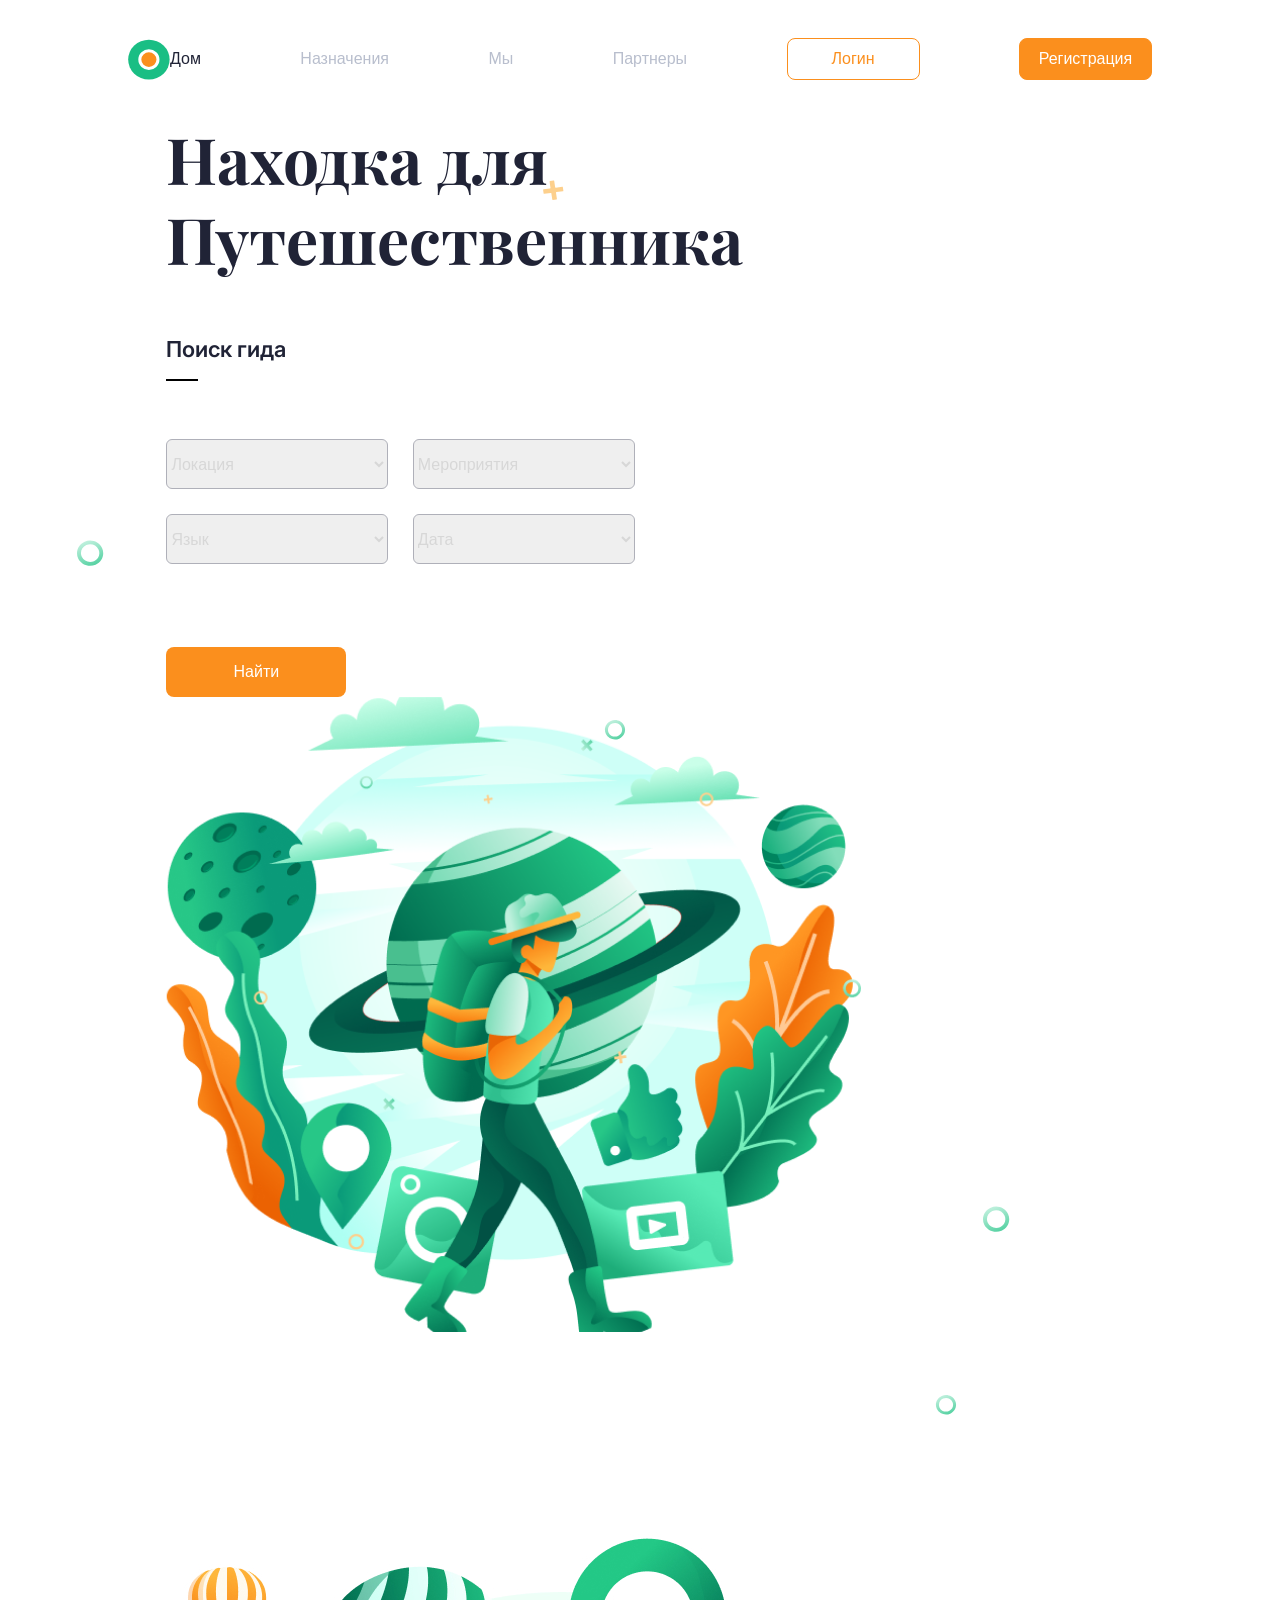
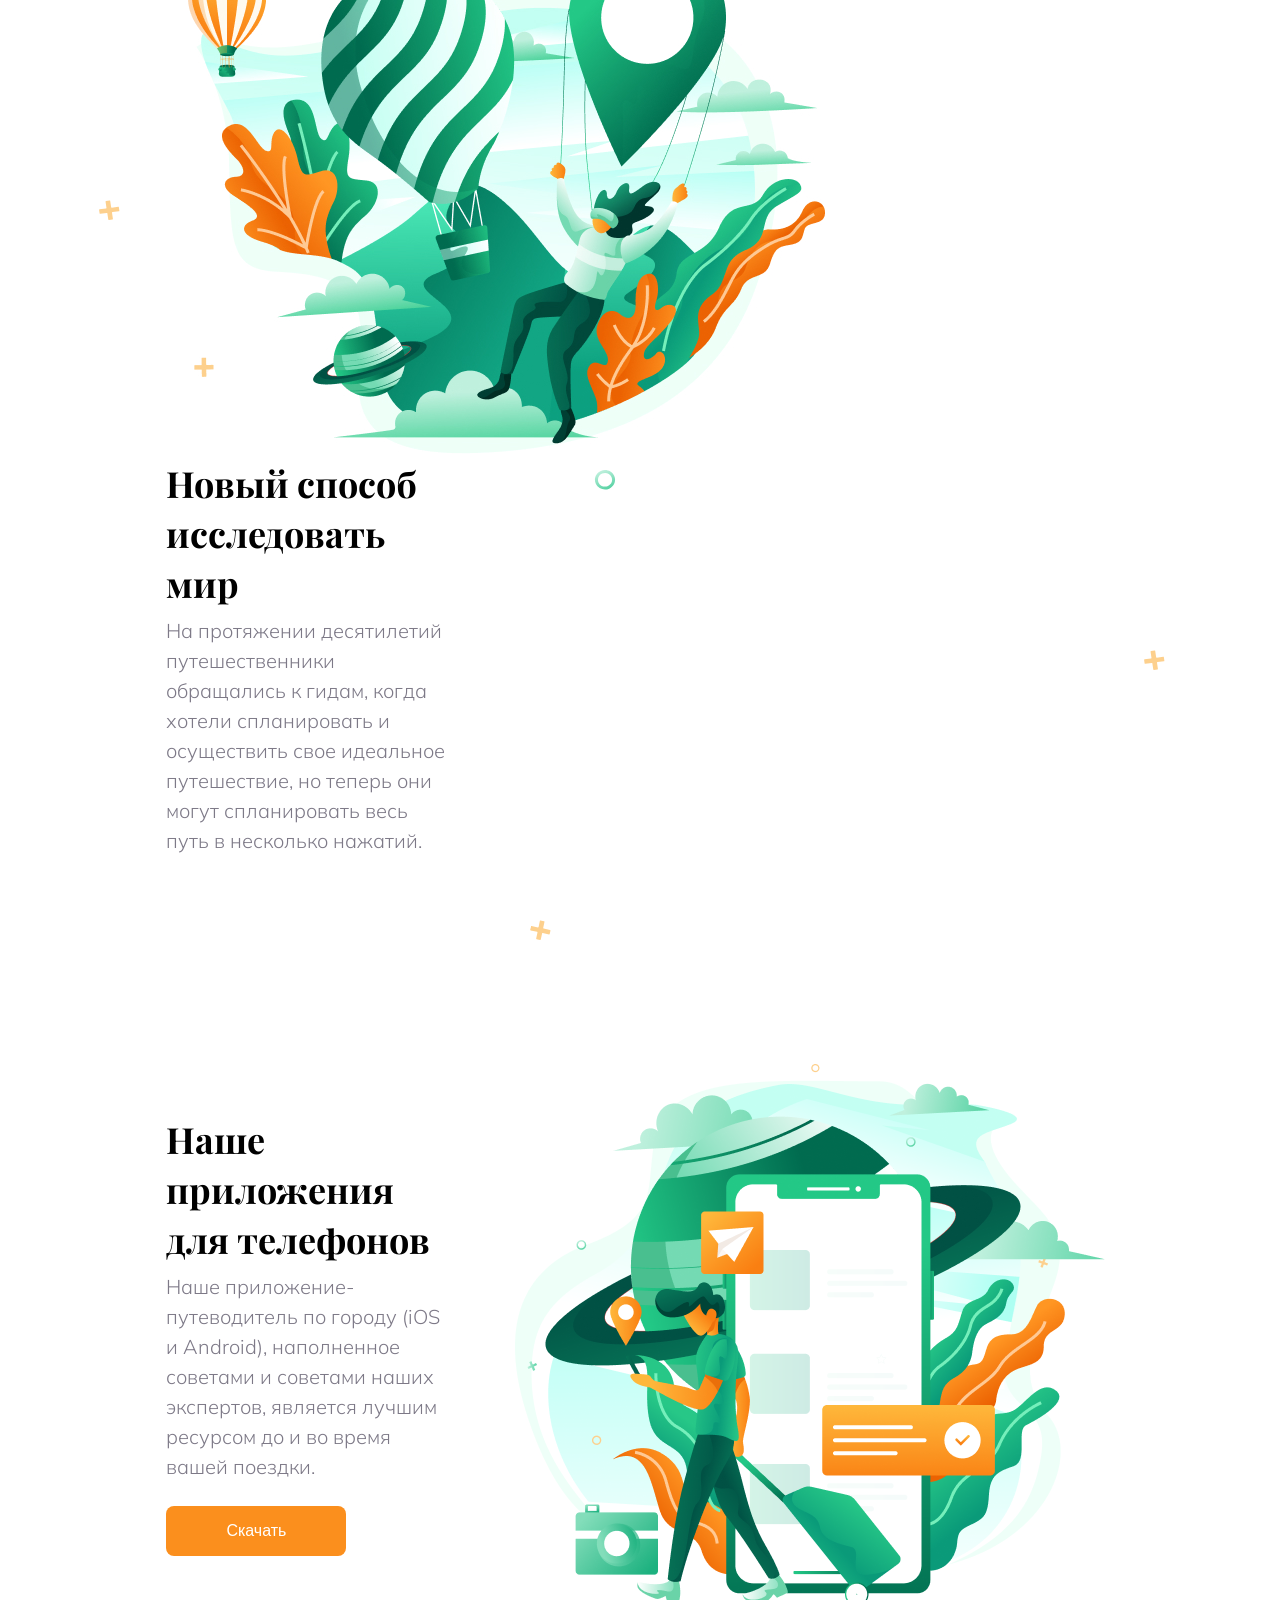
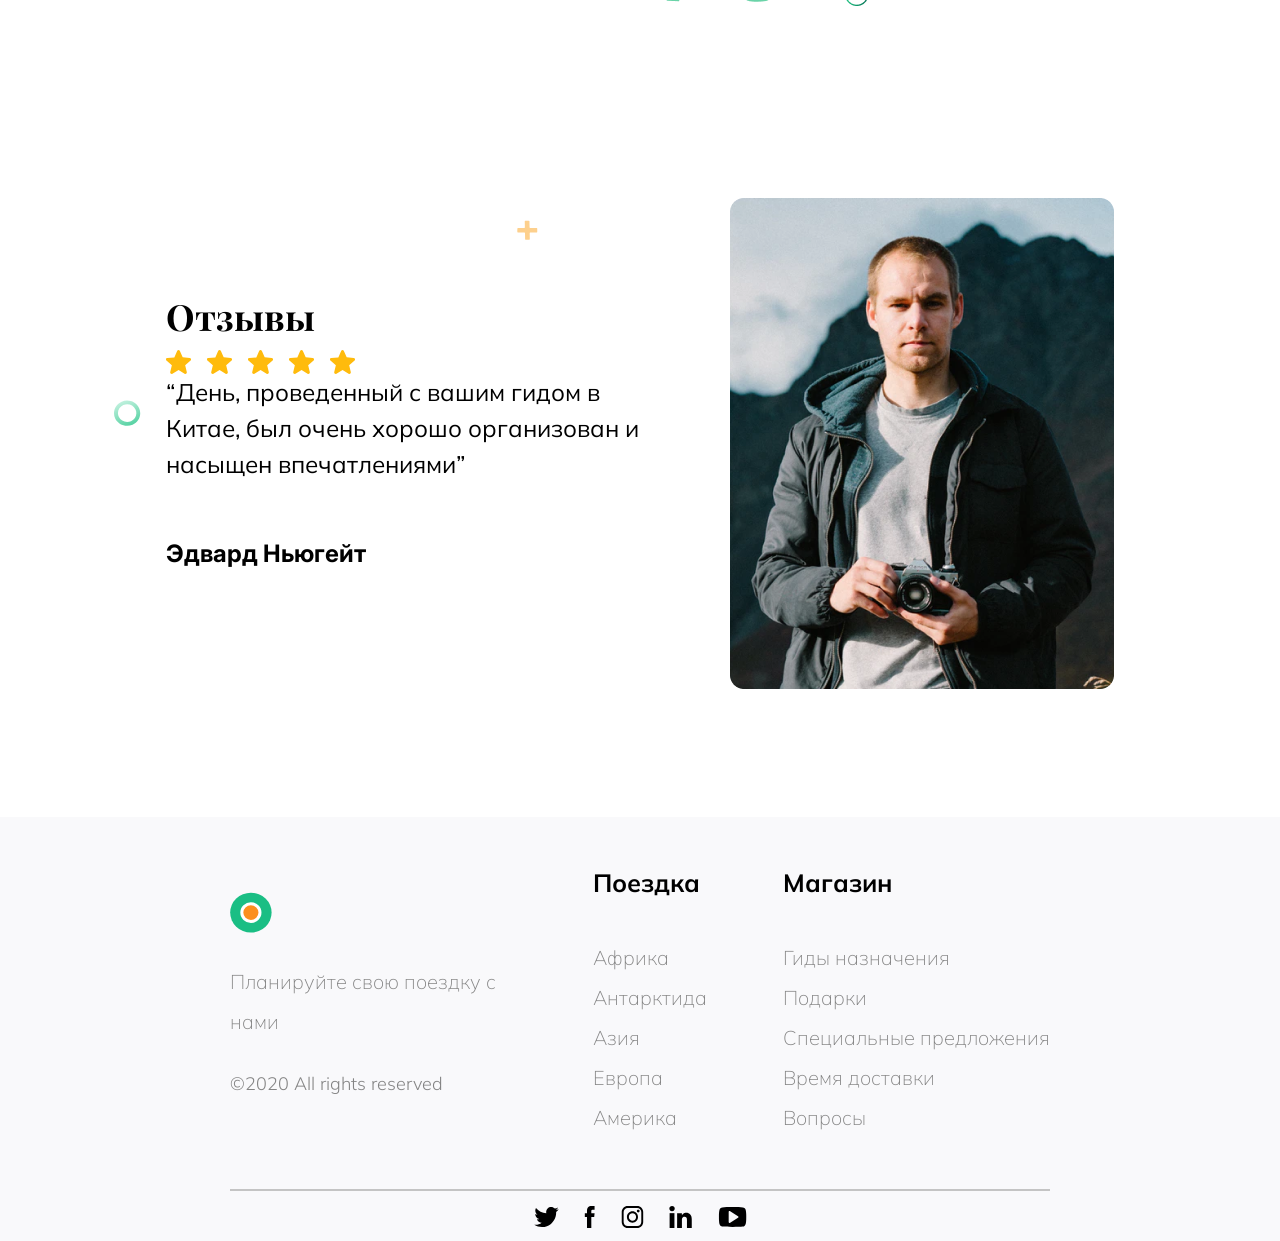
<file: index.html>
<!DOCTYPE html>
<html lang="en">

<head>
    <meta charset="UTF-8">
    <meta name="viewport" content="width=device-width, initial-scale=1.0">
    <title>Находка для путешественника</title>
    <link rel="stylesheet" href="css/bootstrap-reboot.min.css">
    <link rel="stylesheet" href="css/main.css">
    <link rel="preconnect" href="https://fonts.gstatic.com">
    <link rel="preconnect" href="https://fonts.gstatic.com">
    <link rel="preconnect" href="https://fonts.gstatic.com">
    <link href="https://fonts.googleapis.com/css2?family=Abel&family=Mulish:wght@300&family=Raleway&display=swap" rel="stylesheet">
    <link href="https://fonts.googleapis.com/css2?family=Inter:wght@100;200;300;400;500;600;700;800;900&display=swap" rel="stylesheet">
    <link rel="preconnect" href="https://fonts.gstatic.com">
    <link href="https://fonts.googleapis.com/css2?family=Abel&family=Mulish&family=Raleway&display=swap" rel="stylesheet">
    <link href="https://fonts.googleapis.com/css2?family=Playfair+Display:ital,wght@0,400;0,500;0,600;0,700;0,800;0,900;1,400;1,500;1,600;1,700;1,800;1,900&display=swap" rel="stylesheet">
</head>

<body>
    <div class="header">
        <img src="img/logo (1).svg" alt="" class="logo">
        <div class="nav">
            <a href="#1" class="nav-menu">Дом</a>
            <a href="#2" class="nav-menu">Назначения</a>
            <a href="#3" class="nav-menu">Мы</a>
            <a href="#4" class="nav-menu">Партнеры</a>
            <button class="button">Логин</button>
            <button class="button2">Регистрация</button>
        </div>
    </div>
    <img src="img/element2.svg" alt="" class="element1">
    <img src="img/element.svg" alt="" class="element2">
    <img src="img/element3.svg" alt="" class="element3">
    <img src="img/element2.svg" alt="" class="element4">
    <img src="img/element.svg" alt="" class="element5">
    <img src="img/element3.svg" alt="" class="element6">
    <img src="img/element.svg" alt="" class="element7">
    <img src="img/element3.svg" alt="" class="element8">
    <img src="img/element3.svg" alt="" class="element9">
    <img src="img/element3.svg" alt="" class="element10">
    <img src="img/element2.svg" alt="" class="element11">
    <div class="home">
        <div class="name-1">
            <h1 class="main-text">Находка для<br>Путешественника</h1>
            <p class="down-text">Поиск гида</p>
            <div class="down-line"></div>
            <div class="forms">
                <select class="selecte">
                    <option>Локация</option>
                    <option>Индонезия</option>
                    <option>Китай</option>
                    <option>Швейцария</option>
                    <option>Черногория</option>
                    <option123</option> 
                </select>
                <select class="selecte">
                    <option>Мероприятия</option>
                    <option>Вечеринка</option>
                    <option >Прогулка</option>
                    <option >Велосипеды</option> 
                </select>
                <br>
                <select class="selecte">
                    <option>Язык</option>
                    <option >Английский</option>
                    <option >Русский</option>
                    <option >Китайский</option>
                </select>
                <select class="selecte">
                    <option>Дата</option>
                    <option>1.06-30.06</option>
                    <option>1.07-31.07</option>
                    <option>1.08-31.08</option>
                </select>
            </div>
            <div class="btn-ee">
                <button class="btn-explore">Найти</button>
            </div>
        </div>
        <div>
            <img src="img/thousand-01 1.png" alt="" class="img-s">
        </div>
    </div>
    <div class="world">
        <div class="tho-2">
            <img src="img/Thousand-02 1.jpg" alt="" class="img-s">
        </div>
        <div class="world-2">
            <h1 class="world-main-text">Новый способ  <br> исследовать мир </h1>
            <p class="world-text">На протяжении десятилетий путешественники обращались к гидам, когда хотели спланировать и осуществить свое идеальное путешествие, но теперь они могут спланировать весь путь в несколько нажатий.</p>
        </div>
    </div>
    <div class="guides">
        <div class="g-1">
            <h1 class="world-main-text">Наше приложения <br> для телефонов </h1>
            <p class="world-text">Наше приложение-путеводитель по городу (iOS и Android), наполненное советами и советами наших экспертов, является лучшим ресурсом до и во время вашей поездки.</p>
            <button class="btn-explore">Скачать</button>
        </div>
        <div class="g-right">
            <img src="img/Thousand-03.svg" alt="" class="img-s">
        </div>
    </div>
    <div class="testimonials">
        <div class="t-left">
            <h1 class="world-main-text">Отзывы</h1>
            <img src="img/stars.svg" alt="" class="star">
            <p class="t-text">“День, проведенный с вашим гидом в Китае, был очень хорошо организован и насыщен впечатлениями”</p>
            <p class="name">Эдвард Ньюгейт</p>
        </div>
        <div class="t-right">
            <img src="img/photo.png" alt="" class="photo">
        </div>
    </div>
    <div class="footer">
        <div class="main-f">
            <div class="footer-content">
                <div class="copyr">
                    <img src="img/logo (1).svg" alt="">
                    <p class="p22">Планируйте свою поездку с нами</p>
                    <p class="p23">©2020 All rights reserved</p>
                </div>
                <div class="destination">
                    <p class="b-text">Поездка</p> <br>
                    <a href="" class="p22">Африка</a><br>
                    <a href="" class="p22">Антарктида</a><br>
                    <a href="" class="p22">Азия</a><br>
                    <a href="" class="p22">Европа</a><br>
                    <a href="" class="p22">Америка</a><br>
                </div>
                <div class="shop">
                    <p class="b-text">Магазин</p><br>
                    <a href="" class="p22">Гиды назначения</a><br>
                    <a href="" class="p22">Подарки</a><br>
                    <a href="" class="p22">Специальные предложения</a><br>
                    <a href="" class="p22">Время доставки</a><br>
                    <a href="" class="p22">Вопросы</a><br>
                </div>
            </div>
            <div class="line"></div>
        </div>

        <div class="social">
            <a class="sociali" href="https://twitter.com/"><img src="img/Vector.svg" alt="" class="sociali"></a>
            <a class="sociali" href="https://ru-ru.facebook.com/"><img src="img/Vector (1).svg" alt="" class="sociali"></a>
            <a class="sociali" href="https://www.instagram.com/"><img src="img/Group.svg" alt="" class="sociali"></a>
            <a class="sociali" href="https://linkedin.com/"><img src="img/Group (1).svg" alt="" class="sociali"></a>
            <a class="sociali" href="https://www.youtube.com/"><img src="img/Group (2).svg" alt="" class="sociali"></a>
        </div>
    </div>
</body>

</html>
</file>
<file: css/main.css>
html {
  scroll-behavior: smooth;
}

.header {
  display: -webkit-box;
  display: -ms-flexbox;
  display: flex;
  -webkit-box-pack: justify;
      -ms-flex-pack: justify;
          justify-content: space-between;
  -webkit-box-align: center;
      -ms-flex-align: center;
          align-items: center;
  padding: 3% 10% 0 10%;
}

.nav {
  display: -webkit-box;
  display: -ms-flexbox;
  display: flex;
  -webkit-box-align: center;
      -ms-flex-align: center;
          align-items: center;
  -webkit-box-pack: justify;
      -ms-flex-pack: justify;
          justify-content: space-between;
  width: 100%;
}

.nav-menu {
  text-decoration: none;
  -webkit-transition: all 0.2s;
  transition: all 0.2s;
  color: #B8BECD;
}

.nav-menu:hover {
  text-decoration: none;
  color: #202336;
}

.nav-menu:nth-last-child(6) {
  color: #202336;
}

.button {
  border: 1px solid #FB8F1D;
  -webkit-box-sizing: border-box;
          box-sizing: border-box;
  border-radius: 8px;
  background-color: #fff;
  width: 133px;
  height: 42px;
  color: #FB8F1D;
  outline: none !important;
  -webkit-transition: all 0.2s;
  transition: all 0.2s;
}

.button:hover {
  background-color: #FB8F1D;
  color: #ffffff;
}

.button2 {
  outline: none !important;
  border: 1px solid #FB8F1D;
  -webkit-box-sizing: border-box;
          box-sizing: border-box;
  border-radius: 8px;
  background-color: #FB8F1D;
  width: 133px;
  height: 42px;
  color: #ffffff;
  -webkit-transition: all 0.2s;
  transition: all 0.2s;
}

.button2:hover {
  background-color: #ffffff;
  color: #FB8F1D;
}

.home {
  display: -webkit-box;
  display: -ms-flexbox;
  display: flex;
  -webkit-box-pack: justify;
      -ms-flex-pack: justify;
          justify-content: space-between;
  padding: 3% 13% 0 13%;
  flex-wrap: wrap;
}

.main-text {
  font-family: Playfair Display;
  font-style: normal;
  font-weight: bold;
  font-size: 64px;
  line-height: 80px;
  color: #202336;
  mix-blend-mode: normal;
  margin-bottom: 10%;
}

.down-text {
  font-family: Inter;
  font-style: normal;
  font-weight: 600;
  font-size: 22px;
  line-height: 27px;
  color: #202336;
}

.down-line {
  background-color: #000000;
  height: 2px;
  width: 32px;
  margin-bottom: 10%;
}

.selecte {
  border: 0.8px solid #AFB0B9;
  -webkit-box-sizing: border-box;
          box-sizing: border-box;
  border-radius: 6px;
  width: 222px;
  height: 50px;
  margin-right: 20px;
  margin-bottom: 25px;
  color: #D7D7D7;
}

.name-1 {
  margin-right: 20%;
}

.btn-explore {
  background: #FB8F1D;
  -webkit-box-sizing: border-box;
          box-sizing: border-box;
  border-radius: 8px;
  border: 2px solid #FB8F1D;
  width: 180px;
  height: 50px;
  border: none;
  color: #ffffff;
  -webkit-transition: all 0.2s;
  transition: all 0.2s;
}

.btn-explore:hover {
  border: 2px solid #FB8F1D;
  background-color: #ffffff;
  color: #FB8F1D;
}

.btn-ee {
  margin-top: 10%;
}

.forms {
  width: 100%;
}

.element1 {
  position: absolute;
  left: 6%;
  right: 92.36%;
  top: calc( 100vh - 40%);
}

.element2 {
  position: absolute;
  left: 47.18%;
  right: 51.56%;
  top: calc( 100vh - 20%);
}

.element3 {
  position: absolute;
  left: 42.44%;
  right: 56.29%;
  top: calc( 100vh - 80%);
  bottom: 95.62%;
}

.element4 {
  position: absolute;
  left: 76.81%;
  right: 21.94%;
  top: calc( 100vh + 34%);
  bottom: 73.35%;
}

.element5 {
  position: absolute;
  left: 73.06%;
  right: 25.69%;
  top: calc( 100vh + 55%);
  bottom: 65.59%;
}

.element6 {
  position: absolute;
  left: 7.73%;
  right: 91.02%;
  top: calc( 100vh + 100%);
  bottom: 59.7%;
}

.element7 {
  position: absolute;
  left: 46.44%;
  right: 52.32%;
  top: calc( 100vh + 130%);
  bottom: 56.42%;
}

.element8 {
  position: absolute;
  left: 89.36%;
  right: 9.64%;
  top: calc( 100vh + 150%);
  bottom: 52.38%;
}

.element9 {
  position: absolute;
  left: 41.44%;
  right: 57.31%;
  top: calc( 100vh + 180%);
  bottom: 45.45%;
  -webkit-transform: rotate(20.42deg);
          transform: rotate(20.42deg);
}

.element10 {
  position: absolute;
  left: 40.41%;
  right: 58.33%;
  top: calc( 100vh + 280%);
  bottom: 24%;
  -webkit-transform: rotate(7.49deg);
          transform: rotate(7.49deg);
}

.element11 {
  position: absolute;
  left: 8.94%;
  right: 89.82%;
  top: calc( 100vh + 300%);
  bottom: 16.39%;
}

.world {
  display: -webkit-box;
  display: -ms-flexbox;
  display: flex;
  -webkit-box-align: center;
      -ms-flex-align: center;
          align-items: center;
  -webkit-box-pack: justify;
      -ms-flex-pack: justify;
          justify-content: space-between;
  padding: 15% 13% 0 13%;
  flex-wrap: wrap;
}

.world-main-text {
  font-family: Playfair Display;
  font-style: normal;
  font-weight: bold;
  font-size: 36px;
  line-height: 50px;
  /* or 139% */
  color: #000000;
  mix-blend-mode: normal;
}

.tho-2 {
  margin-right: 5%;
}

.world-text {
  font-family: Mulish;
  font-style: normal;
  font-weight: 300;
  font-size: 20px;
  line-height: 30px;
  /* or 176% */
  color: #7D7987;
  mix-blend-mode: normal;
}

.world-2 {
  width: 30%;
  margin-right: 10%;
}

.guides {
  padding: 15% 13% 0 13%;
  display: -webkit-box;
  display: -ms-flexbox;
  display: flex;
  -webkit-box-align: center;
      -ms-flex-align: center;
          align-items: center;
  -webkit-box-pack: justify;
      -ms-flex-pack: justify;
          justify-content: space-between;
  flex-wrap: flex;
}

.g-1 {
  width: 30%;
}

.g-1 button {
  margin-top: 3%;
}

.testimonials {
  padding: 15% 13% 0 13%;
  display: -webkit-box;
  display: -ms-flexbox;
  display: flex;
  -webkit-box-pack: justify;
      -ms-flex-pack: justify;
          justify-content: space-between;
  -webkit-box-align: center;
      -ms-flex-align: center;
          align-items: center;
          flex-wrap: wrap;
}

.t-text {
  font-family: Mulish;
  font-style: normal;
  font-weight: normal;
  font-size: 24px;
  line-height: 36px;
  color: #000000;
  mix-blend-mode: normal;
  margin-bottom: 10%;
}

.name {
  font-family: Inter;
  font-style: normal;
  font-weight: bold;
  font-size: 150%;
  line-height: 50px;
  color: #000000;
  mix-blend-mode: normal;
}

.t-left {
  width: 50%;
}



.footer {
  background: #F9F9FB;
}

.main-f {
  margin: 10% 10% 0 10%;
}

.b-text {
  font-family: Mulish;
  font-style: normal;
  font-weight: bold;
  font-size: 25px;
  line-height: 30px;
  /* identical to box height, or 316% */
  color: #000000;
  mix-blend-mode: normal;
}

.destination {
  display: block;
}

.shop {
  display: block;
}

.interest {
  display: block;
}

.p22 {
  font-family: Mulish;
  font-style: normal;
  font-weight: 100;
  font-size: 20px;
  line-height: 40px;
  /* or 156% */
  color: #848484;
}

.p23 {
  font-family: Mulish;
  font-style: normal;
  font-weight: 300;
  font-size: 18px;
  line-height: 28px;
  /* or 156% */
  margin-top: 10%;
  color: #848484;
}

.copyr {
  width: 35%;
}

.copyr img {
  margin-bottom: 10%;
}

.footer-content {
  display: -webkit-box;
  display: -ms-flexbox;
  display: flex;
  -webkit-box-pack: justify;
      -ms-flex-pack: justify;
          justify-content: space-between;
  -webkit-box-align: center;
      -ms-flex-align: center;
          align-items: center;
  padding-top: 5%;
  margin: 5% 10% 0 10%;
}

.line {
  width: 80%;
  margin: 0 auto;
  margin-top: 5%;
  background: #C4C4C4;
  height: 2px;
}

.social {
  display: -webkit-box;
  display: -ms-flexbox;
  display: flex;
  -webkit-box-pack: center;
      -ms-flex-pack: center;
          justify-content: center;
  -webkit-box-align: center;
      -ms-flex-align: center;
          align-items: center;
}

.sociali {
  margin: 1%;
}


@media screen and (max-width: 1200px) {
  .home{
    flex-wrap: wrap;
  }
}


@media screen and (max-width: 575px) and (max-width: 380px){

  .main-text{
    font-size: 20px;
  }
}
</file>
